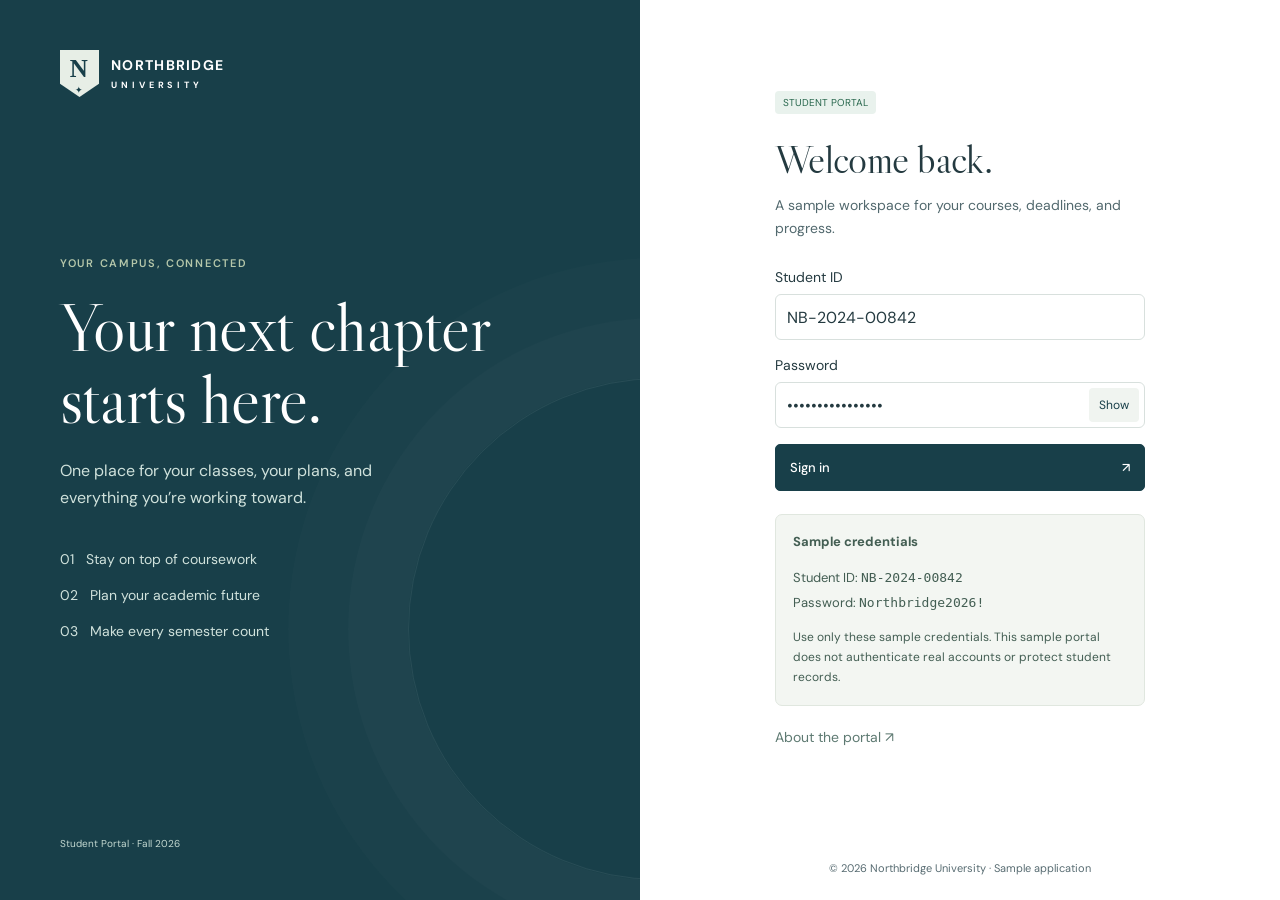
<file: index.html>
<!doctype html>
<html lang="en"><head><meta charset="UTF-8"><meta name="viewport" content="width=device-width,initial-scale=1"><meta name="theme-color" content="#183c46"><meta name="description" content="Your campus, connected. A complete interactive university student portal."><title>Northbridge • Student Portal</title><link rel="stylesheet" href="style.css?v=20261018b"><link rel="stylesheet" href="account.css?v=20261018"></head>
<body><a class="skip-link" href="#app">Skip to main content</a><aside id="sidebar"><a class="brand" href="#dashboard"><span class="crest">N<span>✦</span></span><span>NORTHBRIDGE<small>UNIVERSITY</small></span></a><div class="portal-label">STUDENT PORTAL</div><nav id="nav"></nav><div class="side-bottom"><span class="status-dot"></span> Fall semester 2026<small>Aug 24 – Dec 18</small><button class="help" id="help">ⓘ &nbsp; Student support ↗</button><div class="side-user"><span class="avatar">AM</span><div>Alex Morgan<small>Undergraduate · Year 3</small></div></div></div></aside><div class="main-shell"><header><div class="breadcrumb"><button id="menu" aria-label="Toggle navigation" aria-expanded="false" aria-controls="sidebar">☰</button>My campus <span>/</span> <b id="crumb">Dashboard</b></div><div class="top-actions"><span class="term">Fall 2026 <span class="status-dot"></span></span><button class="bell" id="bell" aria-label="View announcements">♧<i></i></button><span class="avatar small">AM</span></div></header><div class="demo-strip">Student workspace · Sample academic records <a href="#about">About this data</a></div><main id="app" tabindex="-1"></main><footer><span>© 2026 Northbridge University</span><span>Student portal · Sample student records</span></footer></div><dialog id="modal"><div id="modal-body"></div></dialog><div id="toast" role="status"></div><script src="account.js?v=20261018c"></script><script src="app.js?v=20261018c"></script></body></html>
</file>
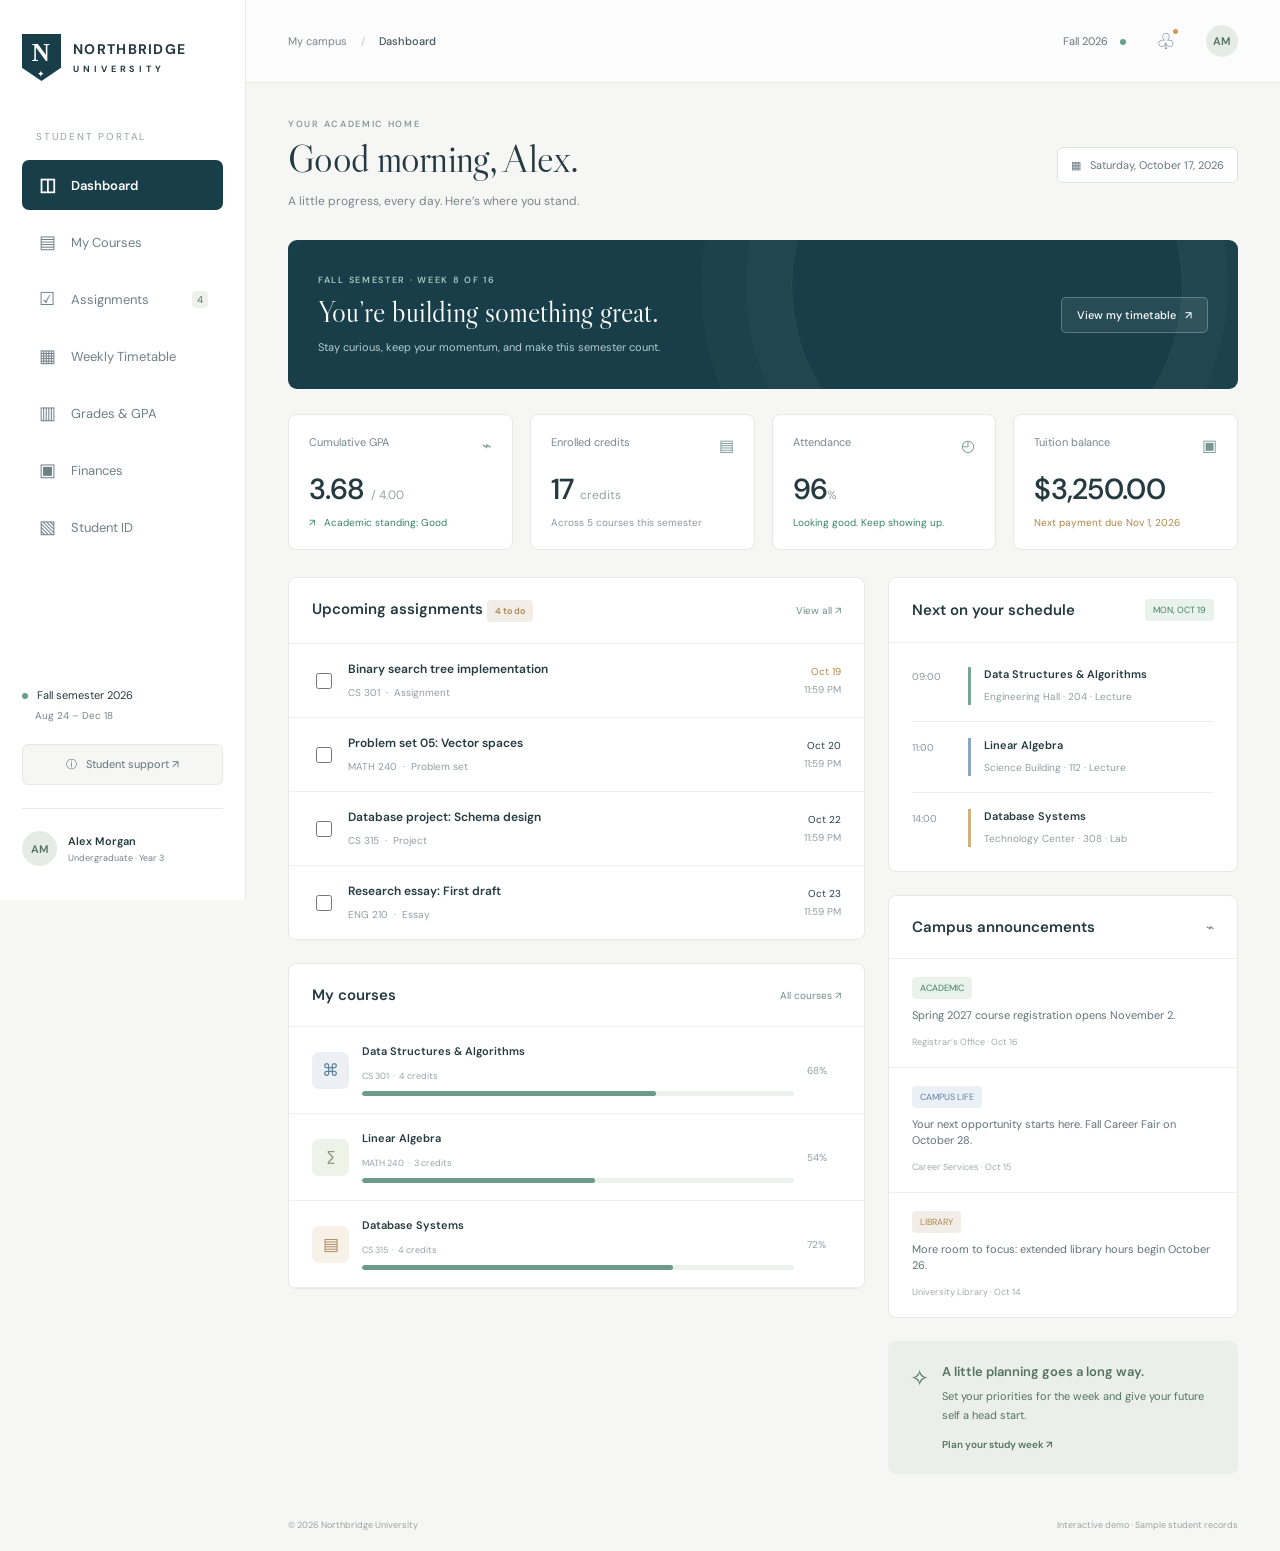
<file: university-student-portal/index.html>
<!doctype html>
<html lang="en"><head><meta charset="UTF-8"><meta name="viewport" content="width=device-width,initial-scale=1"><meta name="theme-color" content="#183c46"><meta name="description" content="Your campus, connected. A complete interactive university student portal."><title>Northbridge • Student Portal</title><link rel="stylesheet" href="style.css"></head>
<body><aside id="sidebar"><a class="brand" href="#dashboard"><span class="crest">N<span>✦</span></span><span>NORTHBRIDGE<small>UNIVERSITY</small></span></a><div class="portal-label">STUDENT PORTAL</div><nav id="nav"></nav><div class="side-bottom"><span class="status-dot"></span> Fall semester 2026<small>Aug 24 – Dec 18</small><button class="help" id="help">ⓘ &nbsp; Student support ↗</button><div class="side-user"><span class="avatar">AM</span><div>Alex Morgan<small>Undergraduate · Year 3</small></div></div></div></aside><div class="main-shell"><header><div class="breadcrumb"><button id="menu" aria-label="Toggle navigation">☰</button>My campus <span>/</span> <b id="crumb">Dashboard</b></div><div class="top-actions"><span class="term">Fall 2026 <span class="status-dot"></span></span><button class="bell" id="bell" aria-label="View announcements">♧<i></i></button><span class="avatar small">AM</span></div></header><main id="app"></main><footer><span>© 2026 Northbridge University</span><span>Interactive demo · Sample student records</span></footer></div><dialog id="modal"><div id="modal-body"></div></dialog><div id="toast" role="status"></div><script src="app.js"></script></body></html>
</file>
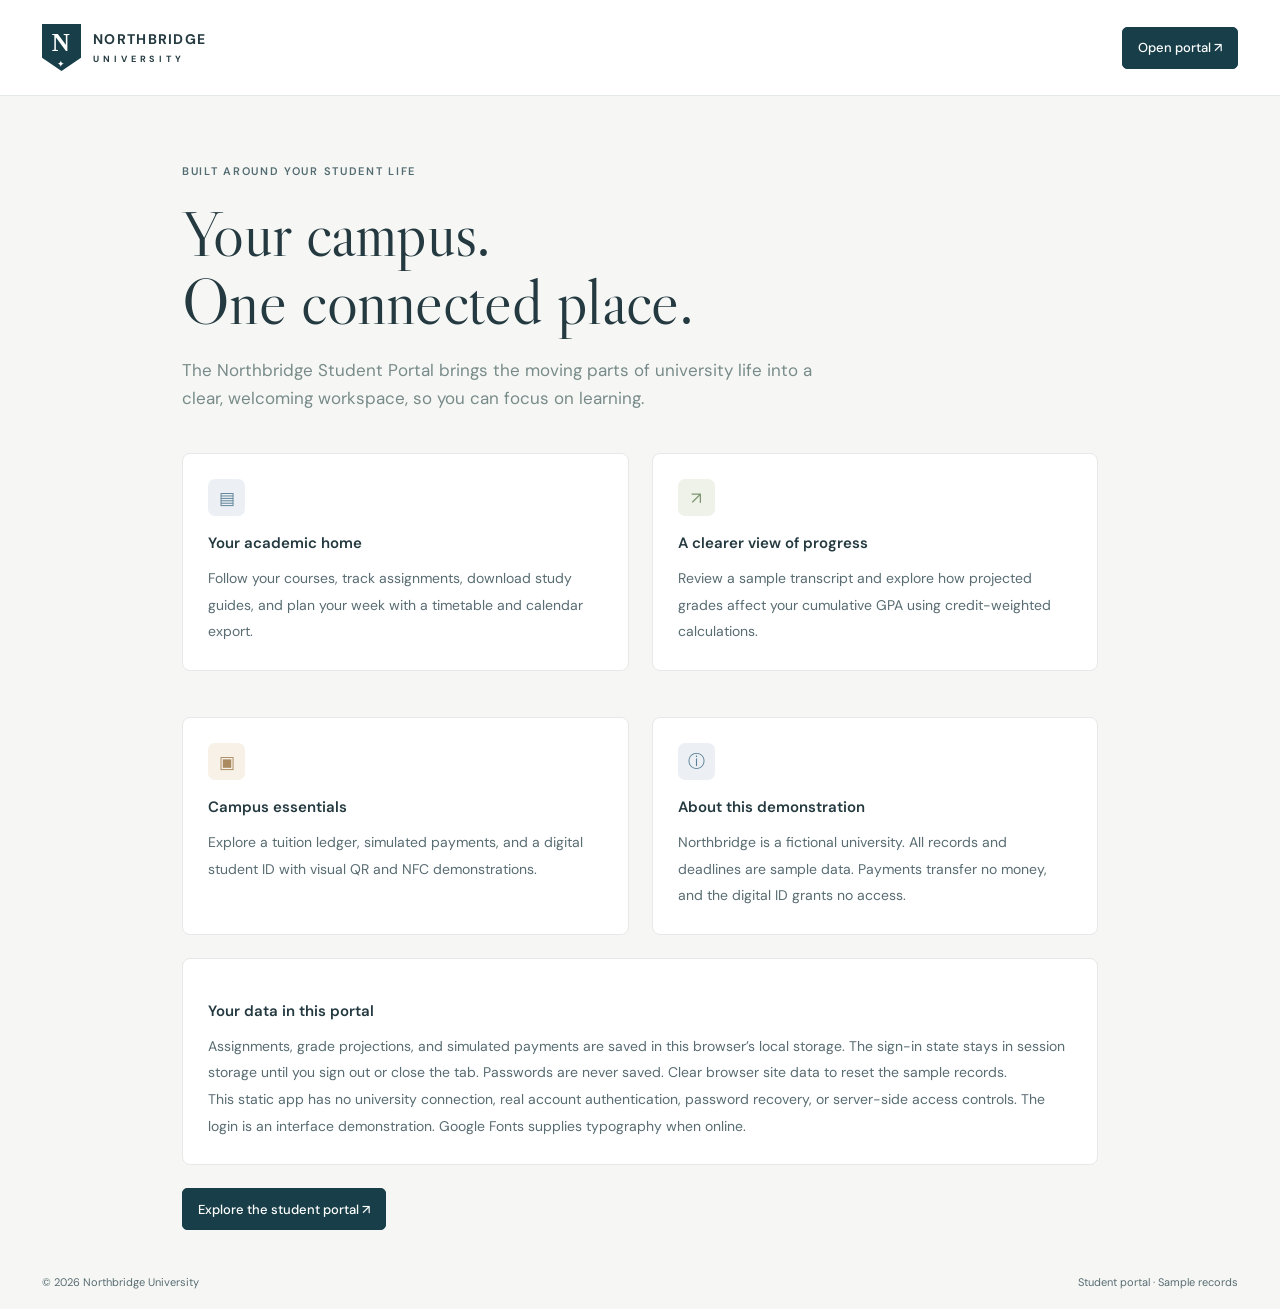
<file: about.html>
<!doctype html>
<html lang="en"><head><meta charset="utf-8"><meta name="viewport" content="width=device-width,initial-scale=1"><title>About • Northbridge Student Portal</title><link rel="stylesheet" href="style.css?v=20261018"><link rel="stylesheet" href="account.css?v=20261018"></head><body><header class="public-header"><a href="login.html" class="brand"><span class="crest">N<span>✦</span></span><span>NORTHBRIDGE<small>UNIVERSITY</small></span></a><a class="btn primary" href="index.html">Open portal ↗</a></header><main class="about-public"><span class="eyebrow">BUILT AROUND YOUR STUDENT LIFE</span><h1>Your campus.<br>One connected place.</h1><p class="about-intro">The Northbridge Student Portal brings the moving parts of university life into a clear, welcoming workspace, so you can focus on learning.</p><div class="course-grid"><section class="card padded"><span class="course-icon">▤</span><h2>Your academic home</h2><p class="subtext">Follow your courses, track assignments, download study guides, and plan your week with a timetable and calendar export.</p></section><section class="card padded"><span class="course-icon sage">↗</span><h2>A clearer view of progress</h2><p class="subtext">Review a sample transcript and explore how projected grades affect your cumulative GPA using credit-weighted calculations.</p></section><section class="card padded"><span class="course-icon sand">▣</span><h2>Campus essentials</h2><p class="subtext">Explore a tuition ledger, simulated payments, and a digital student ID with visual QR and NFC demonstrations.</p></section><section class="card padded"><span class="course-icon">ⓘ</span><h2>About this demonstration</h2><p class="subtext">Northbridge is a fictional university. All records and deadlines are sample data. Payments transfer no money, and the digital ID grants no access.</p></section></div><section class="card padded"><h2>Your data in this portal</h2><p class="subtext">Assignments, grade projections, and simulated payments are saved in this browser’s local storage. The sign-in state stays in session storage until you sign out or close the tab. Passwords are never saved. Clear browser site data to reset the sample records.</p><p class="subtext">This static app has no university connection, real account authentication, password recovery, or server-side access controls. The login is an interface demonstration. Google Fonts supplies typography when online.</p></section><a class="btn primary" href="login.html">Explore the student portal ↗</a></main><footer><span>© 2026 Northbridge University</span><span>Student portal · Sample records</span></footer></body></html>
</file>
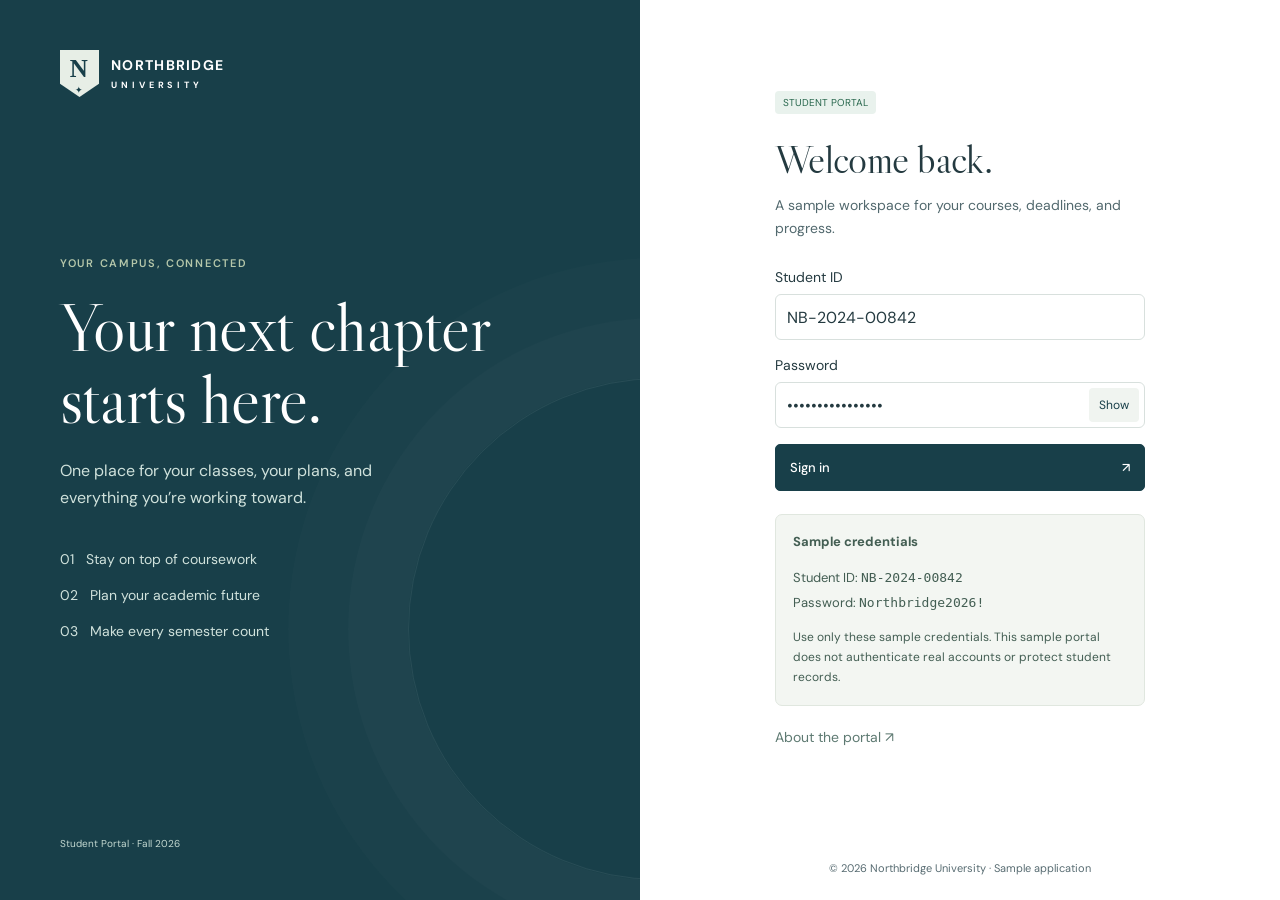
<file: login.html>
<!doctype html>
<html lang="en"><head><meta charset="utf-8"><meta name="viewport" content="width=device-width,initial-scale=1"><meta name="theme-color" content="#183f49"><title>Sign in • Northbridge</title><link rel="stylesheet" href="style.css?v=20261018"><link rel="stylesheet" href="account.css?v=20261018"></head><body class="login-page"><div class="login-layout"><section class="login-story"><a class="brand" href="login.html"><span class="crest">N<span>✦</span></span><span>NORTHBRIDGE<small>UNIVERSITY</small></span></a><div><div class="eyebrow">YOUR CAMPUS, CONNECTED</div><h1>Your next chapter<br>starts here.</h1><p>One place for your classes, your plans, and everything you’re working toward.</p><div class="login-highlights"><span>01 &nbsp; Stay on top of coursework</span><span>02 &nbsp; Plan your academic future</span><span>03 &nbsp; Make every semester count</span></div></div><small>Student Portal · Fall 2026</small></section><main class="login-panel"><div class="login-box"><span class="badge green">STUDENT PORTAL</span><h1>Welcome back.</h1><p class="subtext">A sample workspace for your courses, deadlines, and progress.</p><a href="#login-form" class="skip-link">Skip to sign-in</a><form id="login-form" class="form-grid" style="margin-top:28px"><label>Student ID<input id="student-id" name="student" value="NB-2024-00842" autocomplete="off" required aria-describedby="demo-help"></label><label>Password<div class="password-wrap"><input id="demo-password" type="password" name="password" autocomplete="off" value="Northbridge2026!" required><button type="button" id="show-password" aria-label="Show password" aria-pressed="false">Show</button></div></label><p id="login-error" class="login-error" role="alert" hidden></p><button class="btn primary login-submit" type="submit">Sign in <span>↗</span></button></form><div class="demo-credentials" id="demo-help"><strong>Sample credentials</strong><p>Student ID: <code>NB-2024-00842</code><br>Password: <code>Northbridge2026!</code></p><small>Use only these sample credentials. This sample portal does not authenticate real accounts or protect student records.</small></div><a class="about-link" href="about.html">About the portal ↗</a><p id="login-note" class="subtext" role="status"></p></div><div class="login-footer">© 2026 Northbridge University · Sample application</div></main></div><script src="account.js?v=20261018c"></script></body></html>
</file>
<file: style.css>
@import url('https://fonts.googleapis.com/css2?family=DM+Sans:wght@400;450;500;550;600;650;700&family=Libre+Caslon+Display&display=swap');
:root{--ink:#243a40;--muted:#78848b;--teal:#183f49;--line:#e5e9e8;--bg:#f6f7f5;--green:#35836b;--gold:#cc9a4f}*{box-sizing:border-box}body{margin:0;color:var(--ink);background:var(--bg);font:14px 'DM Sans',Arial,sans-serif}button,input,select{font:inherit}button,a{ -webkit-tap-highlight-color:transparent}button{cursor:pointer}a{color:inherit;text-decoration:none}aside{width:246px;position:fixed;inset:0 auto 0 0;background:#fff;border-right:1px solid var(--line);display:flex;flex-direction:column;padding:34px 22px;z-index:20}.brand{display:flex;gap:12px;align-items:center;font-size:14px;letter-spacing:1.3px;font-weight:700}.brand small{display:block;font-size:9px;letter-spacing:3.9px;margin-top:5px}.crest{background:var(--teal);color:#fff;clip-path:polygon(0 0,100% 0,100% 72%,50% 100%,0 72%);width:39px;height:47px;display:grid;text-align:center;padding-top:5px;font:bold 25px Georgia}.crest span{font:9px Arial;display:block}.portal-label{font-size:10px;letter-spacing:1.8px;color:#99a1a3;margin:49px 14px 17px}nav{display:grid;gap:7px}.nav-item{padding:13px 15px;border-radius:7px;display:flex;align-items:center;gap:14px;font-size:13px;color:#708087}.nav-item .icon{font-size:18px;width:20px;text-align:center}.nav-item.active{background:var(--teal);color:#fff;font-weight:600}.nav-item:hover:not(.active){background:#f1f5f3}.nav-item .count{margin-left:auto;border-radius:4px;background:#eef1ee;font-size:10px;padding:2px 5px;color:#61716c}.side-bottom{margin-top:auto;padding-top:30px;font-size:11px}.status-dot{display:inline-block;width:6px;height:6px;border-radius:50%;background:#62a18b;margin-right:6px}.side-bottom>small{display:block;color:var(--muted);margin:7px 0 22px 13px;font-size:10px}.help{background:#f6f7f5;border:1px solid var(--line);padding:12px;border-radius:6px;color:#61737b;width:100%;font-size:11px}.side-user{border-top:1px solid var(--line);padding-top:22px;margin-top:23px;display:flex;gap:11px;align-items:center;font-weight:600}.side-user small{display:block;font-size:9px;color:var(--muted);font-weight:400;margin-top:4px}.avatar{display:inline-grid;place-items:center;width:35px;height:35px;border-radius:50%;background:#e5ece6;color:#527260;font-size:11px;font-weight:600}.avatar.small{width:32px;height:32px}.main-shell{margin-left:246px}header{height:83px;border-bottom:1px solid var(--line);background:#ffffffb0;display:flex;align-items:center;justify-content:space-between;padding:0 42px}.breadcrumb{font-size:11px;color:var(--muted);display:flex;gap:14px;align-items:center}.breadcrumb b{color:#42555d;font-weight:500}.breadcrumb span{color:#c1c6c8}.top-actions{display:flex;align-items:center;gap:24px}.term{font-size:11px;color:#68767b}.term .status-dot{margin:0 0 0 9px}.bell{background:none;border:0;font-size:22px;color:#708087;position:relative}.bell i{position:absolute;width:5px;height:5px;background:var(--gold);border-radius:50%;top:3px;right:4px}#menu{display:none}main{max-width:1500px;margin:auto;padding:35px 42px 25px}h1{font-family:'Libre Caslon Display',Georgia,serif;font-weight:400;font-size:39px;letter-spacing:-.7px;margin:4px 0 9px}h2{font-size:15px;font-weight:600;margin:0}h3{font-size:13px;font-weight:600;margin:0 0 7px}p{line-height:1.7}.page-heading{display:flex;justify-content:space-between;align-items:center;margin-bottom:29px}.eyebrow{font-size:9px;letter-spacing:1.7px;color:#8d9a9c;font-weight:600}.subtext{color:var(--muted);font-size:12px;margin:0}.date-chip{padding:10px 13px;border:1px solid #dde3e0;border-radius:6px;font-size:11px;background:#fff;color:#687980}.welcome{background:var(--teal);color:white;border-radius:9px;position:relative;overflow:hidden;padding:28px 30px;display:flex;align-items:center;justify-content:space-between;margin-bottom:25px;min-height:149px}.welcome:after{content:'';position:absolute;right:55px;top:-150px;width:390px;height:390px;border:1px solid #ffffff13;border-radius:50%;box-shadow:0 0 0 45px #ffffff06,0 0 0 90px #ffffff04;pointer-events:none}.welcome h2{font:29px 'Libre Caslon Display',Georgia;margin:8px 0}.welcome p{font-size:11px;color:#b5cbd0;margin:0}.welcome .eyebrow{color:#a1c5bf}.welcome button{z-index:1;background:#ffffff12;color:#fff;border:1px solid #ffffff40}.btn{border:1px solid var(--line);border-radius:5px;padding:10px 15px;background:white;color:var(--ink);font-size:11px;font-weight:500;display:inline-flex;align-items:center;gap:9px}.btn.primary{color:#fff;background:var(--teal);border-color:var(--teal)}.btn:hover{filter:brightness(.94)}.stats{display:grid;grid-template-columns:repeat(4,1fr);gap:17px;margin-bottom:27px}.stat{border:1px solid var(--line);border-radius:8px;background:white;padding:20px}.stat-top{display:flex;justify-content:space-between;color:#78878a;font-size:11px}.stat-icon{font-size:16px;color:#789790}.stat-value{font-size:29px;letter-spacing:-.7px;font-weight:550;margin:14px 0 8px}.stat-value small{font-size:12px;font-weight:400;color:#98a1a3;letter-spacing:0}.stat-note{font-size:10px;color:#8d989e}.good{color:var(--green)}.amber{color:#b18543}.dashboard-grid{display:grid;grid-template-columns:minmax(0,1.65fr) minmax(270px,1fr);gap:23px}.card{background:white;border:1px solid var(--line);border-radius:8px;overflow:hidden;margin-bottom:23px}.card-head{display:flex;align-items:center;justify-content:space-between;padding:21px 23px;border-bottom:1px solid #edf0ed}.card-head .text-link{font-size:10px;color:#6f8c85}.badge{font-size:9px;padding:5px 8px;border-radius:4px;background:#f2eee7;color:#ad8850;display:inline-block}.badge.green{background:#e9f2ed;color:#408267}.badge.blue{background:#eaf0f6;color:#6281a1}.badge.red{background:#faedeb;color:#b86d64}.task-row{display:flex;gap:13px;align-items:center;padding:17px 23px;border-bottom:1px solid #eff1ef}.task-row:last-child{border-bottom:0}.task-row input{accent-color:var(--teal);width:16px;height:16px;flex-shrink:0;cursor:pointer}.task-row .task-info{flex:1;min-width:0}.task-row h3{font-size:12px;margin-bottom:5px}.task-row small{font-size:10px;color:#939da3}.task-row.done h3{text-decoration:line-through;color:#94a09d}.due{font-size:10px;text-align:right;min-width:65px}.due small{display:block;margin-top:5px}.progress{height:5px;background:#edf1ee;border-radius:5px;overflow:hidden}.progress span{display:block;height:100%;background:#6e9a8c;border-radius:5px}.course-mini{padding:17px 23px;display:grid;grid-template-columns:37px 1fr 34px;gap:13px;align-items:center;border-bottom:1px solid #eff1ef}.course-icon{width:37px;height:37px;display:grid;place-items:center;border-radius:7px;color:#5c8196;background:#ecf0f5;font-size:17px}.course-icon.sage{color:#7e9671;background:#eff2e9}.course-icon.sand{color:#ab8a60;background:#f7f1e7}.course-mini h3{font-size:11px;margin-bottom:7px}.course-mini small{color:#9aa4a6;font-size:9px}.course-mini .progress{margin-top:8px}.course-mini .percent{font-size:10px;color:#929f9f}.schedule-body{padding:8px 23px}.schedule-row{display:flex;gap:16px;padding:16px 0;border-bottom:1px solid #edf0ed}.schedule-row:last-child{border:0}.schedule-time{font-size:10px;color:#8b969b;width:40px;padding-top:3px}.schedule-info{padding-left:13px;border-left:3px solid #78a594}.schedule-info h3{font-size:11px}.schedule-info p{margin:0;color:#919da0;font-size:10px}.schedule-info.blue{border-color:#8aa6c0}.schedule-info.gold{border-color:#d2b27c}.notice{padding:18px 23px;border-bottom:1px solid #edf0ed}.notice:last-child{border:0}.notice p{font-size:11px;margin:8px 0 7px;color:#617279;line-height:1.5}.notice small{color:#a2abaa;font-size:9px}.study-callout{background:#eaf0e9;padding:22px;border-radius:8px;display:flex;gap:13px;color:#567361}.study-callout p{font-size:11px;margin:7px 0 10px;line-height:1.7}.study-callout .text-link{font-size:10px;font-weight:600}footer{display:flex;justify-content:space-between;max-width:1500px;margin:auto;padding:20px 42px;color:#9aa3a3;font-size:9px}.course-grid{display:grid;grid-template-columns:repeat(2,minmax(0,1fr));gap:23px}.course-card{padding:25px}.course-card h2{font-size:20px;margin:18px 0 7px}.course-meta{color:var(--muted);font-size:11px;line-height:1.8;margin:15px 0}.course-card .progress{margin:10px 0 20px}.toolbar{display:flex;gap:9px;margin-bottom:20px;flex-wrap:wrap}.filter{border:1px solid var(--line);background:#fff;padding:8px 16px;border-radius:5px;font-size:11px;color:#78898b}.filter.active{background:var(--teal);color:white}.empty{padding:45px;text-align:center;color:var(--muted)}table{border-collapse:collapse;width:100%;font-size:12px}th,td{text-align:left;padding:17px 22px;border-bottom:1px solid var(--line)}th{font-size:10px;letter-spacing:.5px;color:#8b969c;background:#fafbf9;font-weight:500}.table-wrap{overflow:auto}td select{border:1px solid var(--line);border-radius:5px;padding:7px;background:#fff;color:var(--ink)}.two-col{display:grid;grid-template-columns:1.5fr 1fr;gap:24px}.padded{padding:25px}.big-number{font-size:55px;letter-spacing:-2px;margin:15px 0}.sim-result{background:#eff4f0;border:1px solid #dae5dc;border-radius:8px;padding:24px;text-align:center;margin-top:20px}.week{display:grid;grid-template-columns:repeat(5,minmax(150px,1fr));gap:12px;min-width:830px}.day{padding:15px;background:#fff;border:1px solid var(--line);border-radius:7px;min-height:360px}.day-title{font-size:12px;border-bottom:1px solid var(--line);padding-bottom:15px;margin-bottom:15px}.class-block{background:#edf3ef;border-left:3px solid #729d8a;padding:13px 10px;border-radius:4px;margin:12px 0}.class-block h3{font-size:11px;margin-top:8px;line-height:1.6}.class-block small{font-size:9px;color:#7f9590}.class-block.blue{background:#edf2f7;border-color:#819db8}.class-block.gold{background:#f7f2e8;border-color:#c4a36b}.student-id{background:var(--teal);color:#fff;border-radius:15px;max-width:480px;padding:30px;position:relative;overflow:hidden;box-shadow:0 15px 40px #183f491a}.student-id .brand{font-size:12px}.id-person{display:flex;gap:22px;align-items:center;margin:30px 0}.portrait{width:85px;height:100px;background:#d9e3df;color:#5c7c70;display:grid;place-items:center;font:35px Georgia;border-radius:7px}.id-person h2{font:30px Georgia}.id-person small{color:#aec7c8;display:block;margin-top:8px}.id-bottom{display:flex;justify-content:space-between;align-items:end;font-size:10px;color:#b4cbcc}.qr{width:92px;height:92px;background:white;display:grid;grid-template-columns:repeat(17,1fr);padding:6px;gap:0}.qr i{background:var(--teal)}.qr i.off{background:#fff}.id-controls{display:flex;gap:10px;margin:22px 0}.form-grid{display:grid;gap:16px}.form-grid label{display:grid;gap:8px;font-size:12px}.form-grid input,.form-grid select{padding:11px;border:1px solid #d8e0dd;border-radius:6px;width:100%;background:white;color:var(--ink)}dialog{border:1px solid var(--line);border-radius:12px;padding:27px;width:min(460px,90vw);color:var(--ink)}dialog::backdrop{background:#15323e70;backdrop-filter:blur(4px)}dialog h2{font:29px Georgia;margin-bottom:12px}.modal-top{display:flex;justify-content:space-between;align-items:start}.close{border:0;background:#f0f3f0;border-radius:50%;width:27px;height:27px}.form-actions{display:flex;justify-content:end;gap:10px;margin-top:8px}#toast{position:fixed;bottom:25px;left:50%;transform:translateX(-50%);background:var(--teal);color:#fff;border-radius:7px;padding:13px 22px;box-shadow:0 5px 20px #0002;z-index:100;opacity:0;pointer-events:none;transition:opacity .2s;font-size:12px}#toast.show{opacity:1}.balance-banner{display:flex;justify-content:space-between;align-items:center}.muted{color:var(--muted)}.mobile-only{display:none}button:focus-visible,a:focus-visible,input:focus-visible,select:focus-visible{outline:3px solid #b79a62;outline-offset:3px}
@media(min-width:1550px){main{padding-top:43px}.welcome{min-height:175px}.stats{margin-bottom:30px}.task-row{padding-top:21px;padding-bottom:21px}}@media(max-width:1150px){aside{width:210px;padding:30px 15px}.main-shell{margin-left:210px}main{padding:30px 25px}header{padding:0 25px}.stats{gap:10px}.stat{padding:16px}.dashboard-grid{grid-template-columns:1.4fr 1fr;gap:16px}.two-col{grid-template-columns:1fr}}@media(max-width:850px){aside{transform:translateX(-100%);transition:transform .2s;width:246px;box-shadow:10px 0 30px #0001}aside.open{transform:translateX(0)}.main-shell{margin-left:0}#menu{display:block;background:none;border:0;color:var(--teal);padding:0 10px 0 0;font-size:19px}header{height:68px}.dashboard-grid{grid-template-columns:1fr}.stats{grid-template-columns:repeat(2,1fr)}.welcome{padding:24px}.welcome button{white-space:nowrap}.course-grid{grid-template-columns:1fr}.page-heading{gap:15px}.date-chip{display:none}footer{padding:20px 25px}.two-col{grid-template-columns:1fr}}@media(max-width:480px){main{padding:25px 16px}header{padding:0 16px}.top-actions{gap:12px}.term{display:none}h1{font-size:34px}.welcome{display:block}.welcome button{margin-top:18px}.welcome h2{font-size:26px}.stat-value{font-size:26px}.card-head,.task-row{padding-left:17px;padding-right:17px}.due{min-width:55px}.course-grid{gap:0}.page-heading .btn{padding:10px}.student-id{padding:21px}.id-person h2{font-size:23px}footer{gap:20px;font-size:8px}}
/* Readable text, clear actions, and coursework-first dashboard. */
:root{--muted:#586c72}.subtext{font-size:14px;line-height:1.65;color:#586c72}.eyebrow{font-size:11px;color:#536b71}.stat-top{font-size:13px;color:#536b71}.stat-note{font-size:12px;color:#586c72}.stat-value small{color:#586c72}.stat-note.good,.good{color:#246750}.amber,.stat-note.amber{color:#865a1d}.card-head .text-link,.text-link{font-size:12px;color:#335f57}.task-row h3{font-size:14px;line-height:1.45}.task-row small,.due{font-size:12px;color:#586c72}.task-row.done h3{color:#63716d}.course-mini h3{font-size:13px}.course-mini small,.course-mini .percent{font-size:12px;color:#586c72}.course-meta{font-size:13px}.schedule-info h3{font-size:13px;line-height:1.5}.schedule-time,.schedule-info p{font-size:12px;color:#586c72}.notice p{font-size:13px}.notice small{font-size:11px;color:#586c72}.badge{font-size:10px}.badge.green{color:#28674d}.badge.blue{color:#3f6184}.btn,.filter{font-size:13px;min-height:42px}.nav-item{font-size:14px}.day-title{font-size:14px}.class-block h3{font-size:13px}.class-block small{font-size:12px;color:#4a645c}.class-block.blue small{color:#4e657d}.class-block.gold small{color:#755e3d}.study-callout p{font-size:13px}.demo-strip{padding:10px 42px;background:#edf2ed;color:#466157;font-size:12px;display:flex;justify-content:space-between;gap:16px}.demo-strip a{text-decoration:underline;text-underline-offset:3px}.focus-panel{display:grid;grid-template-columns:1fr 1fr;gap:0;background:var(--teal);border-radius:9px;padding:24px 0;margin-bottom:24px;color:#fff}.focus-panel>div{padding:0 25px;min-width:0}.focus-panel>div+div{border-left:1px solid #ffffff40}.focus-panel .eyebrow{color:#c4d9d1}.focus-panel h2{font:23px 'Libre Caslon Display',Georgia,serif;line-height:1.25;margin:10px 0}.focus-panel p{color:#d6e4df;font-size:13px;margin:8px 0 14px;line-height:1.6}.focus-panel a{color:#fff;font-size:13px;text-decoration:underline;text-underline-offset:4px;padding:8px 0;display:inline-block}.skip-link{position:fixed;top:10px;left:15px;transform:translateY(-180%);background:var(--teal);color:#fff;padding:13px 20px;border-radius:5px;z-index:100}.skip-link:focus{transform:none}.task-row input{width:21px;height:21px}.card-head{gap:12px}.due{min-width:90px}.task-info h3{overflow-wrap:anywhere}.card-head h2{line-height:1.5}main{padding-top:26px}.page-heading{margin-bottom:22px}h1{font-size:36px}.stats .stat{padding:17px}.stat-value{margin:10px 0 7px}.side-bottom>small,.side-user small{color:#586c72}.help{font-size:12px}.breadcrumb{font-size:12px}.term{font-size:12px}footer{font-size:11px;color:#586c72}.table-wrap{scrollbar-width:thin}.week{min-width:0}.day{padding:12px}.class-block{padding:12px 8px}
@media(max-width:1150px){.week{grid-template-columns:repeat(3,minmax(0,1fr))}.day{min-height:0}}@media(max-width:850px){.demo-strip{padding:10px 25px}.week{grid-template-columns:repeat(2,minmax(0,1fr))}.focus-panel h2{font-size:22px}.focus-panel>div{padding:0 20px}.stats{gap:12px}}@media(max-width:650px){.focus-panel{grid-template-columns:1fr;padding:17px 20px}.focus-panel>div{padding:0}.focus-panel>div+div{border-left:0;border-top:1px solid #ffffff40;margin-top:14px;padding-top:15px}.focus-panel h2{font:600 18px 'DM Sans',Arial,sans-serif;margin:7px 0}.focus-panel p{margin:5px 0}.focus-panel a{padding:5px 0}.week{grid-template-columns:1fr}.day{padding:17px}.day-title{margin-bottom:9px}.class-block{margin:9px 0}.class-block small{line-height:1.8}.stats{grid-template-columns:repeat(2,minmax(0,1fr))}.stat-top{font-size:12px}.stat-value{font-size:26px}.stat-value small{font-size:11px}.stat-note{font-size:11px;line-height:1.6}.stat-icon{display:none}.task-row{gap:10px;padding:17px}.task-row h3{font-size:13px}.due{min-width:75px;font-size:12px}.due small{font-size:11px}.demo-strip{padding:10px 16px;font-size:11px}.demo-strip a{white-space:nowrap}.page-heading h1{font-size:31px}.side-bottom{padding-top:16px}.side-user{margin-top:15px;padding-top:15px}.portal-label{margin-top:28px}.study-callout{padding:18px}.stats .stat{padding:14px}.nav-item{min-height:44px}header{position:sticky;top:0;z-index:10;background:#fff}.schedule-body{padding:8px 18px}}@media(prefers-reduced-motion:reduce){*,*::before,*::after{scroll-behavior:auto!important;transition:none!important}}

@media(max-width:480px){.breadcrumb{font-size:0;gap:8px}.breadcrumb>span{display:none}.breadcrumb #crumb{font-size:12px}.breadcrumb #menu{font-size:19px;padding-right:6px}.top-actions{gap:10px}.top-actions .avatar{display:none}.signout{white-space:nowrap;min-height:40px}.demo-strip{font-size:10px;gap:8px}}
</file>
<file: account.css>
.login-page{background:#fff}.login-layout{display:grid;grid-template-columns:1fr 1fr;min-height:100vh}.login-story{background:var(--teal);color:#fff;padding:50px 60px;display:flex;flex-direction:column;justify-content:space-between;position:relative;overflow:hidden}.login-story:after{content:'';position:absolute;width:500px;height:500px;border:1px solid #ffffff12;border-radius:50%;right:-270px;bottom:20px;box-shadow:0 0 0 60px #ffffff04,0 0 0 120px #ffffff03;pointer-events:none}.login-story .crest{background:#e7eee6;color:var(--teal)}.login-story h1{font-size:68px;line-height:1.05;margin:22px 0}.login-story p{color:#b8cfce;font-size:15px;max-width:350px}.login-story .eyebrow{color:#b5c7aa}.login-highlights{display:grid;gap:18px;margin:38px 0;color:#bcd0ca;font-size:12px}.login-story>small{color:#9ebbb9;font-size:10px}.login-panel{padding:60px 50px 25px;display:flex;flex-direction:column;justify-content:center;align-items:center;max-width:none;margin:0}.login-box{max-width:370px;width:100%;margin:auto}.login-box h1{font-size:44px;margin:20px 0 10px}.password-wrap{position:relative}.password-wrap input{padding-right:65px}.password-wrap button{position:absolute;right:6px;top:6px;border:0;background:#f0f4f0;color:var(--teal);padding:7px 10px;border-radius:4px;font-size:10px}.login-submit{justify-content:space-between;padding:14px}.demo-credentials{background:#f3f6f2;border:1px solid #e0e7df;border-radius:7px;padding:17px;margin-top:23px;font-size:11px;color:#647770}.demo-credentials p{line-height:1.9}.demo-credentials small{font-size:10px;line-height:1.7;display:block}.about-link{display:inline-block;margin:23px 0;color:#5e7a72;font-size:12px}.login-footer{font-size:9px;color:#97a4a1;margin-top:35px}.login-error{color:#ad5147;background:#fff0ee;padding:10px;border-radius:5px;font-size:11px;margin:0}.public-header{height:96px;background:#fff}.about-public{max-width:1000px;padding-top:65px}.about-public>h1{font-size:65px;line-height:1.05;margin:20px 0}.about-intro{font-size:17px;color:#788b89;max-width:660px;margin-bottom:40px}.about-public .card h2{margin:17px 0 12px}.about-public .card p{line-height:1.9}.signout{font-size:10px;padding:7px 10px}.about-in-app p{max-width:800px}.about-in-app h2{margin-bottom:12px}@media(max-width:850px){.login-story{padding:35px}.login-story h1{font-size:50px}.login-panel{padding:35px 25px}}@media(max-width:650px){.login-layout{grid-template-columns:1fr}.login-story{min-height:260px;padding:25px}.login-story h1{font-size:37px;margin:20px 0 10px}.login-story p,.login-highlights,.login-story>small{display:none}.login-panel{min-height:620px}.about-public>h1{font-size:45px}.public-header{padding:0 20px}.public-header .brand{font-size:11px}.public-header .btn{font-size:10px}}
.login-box .subtext{color:#52696e}.login-panel .form-grid label{font-size:14px}.form-grid input,.form-grid select{font-size:16px;min-height:46px}.password-wrap button{min-height:34px;font-size:12px}.demo-credentials{font-size:13px;color:#435e53;line-height:1.6}.demo-credentials small{font-size:12px;line-height:1.65}.demo-credentials code{overflow-wrap:anywhere}.about-link{font-size:14px;min-height:44px;padding:12px 0;margin:10px 0}.login-footer{font-size:11px;color:#586c72}.login-error{font-size:13px}.login-submit{min-height:46px}.login-box h1{font-size:40px}.login-panel{padding-top:35px}.login-story p{font-size:16px;color:#d0e2dc}.login-highlights{font-size:14px;color:#d0e2dc}.signout{font-size:12px;min-height:40px}.login-story>small{color:#c4d9d1}@media(max-width:650px){.login-story{min-height:0;padding:20px 24px;display:block}.login-story>div{display:none}.login-story .brand{font-size:12px}.login-story .crest{width:31px;height:38px;font-size:20px}.login-story .brand small{font-size:8px}.login-panel{min-height:0;padding:28px 24px 18px;display:block}.login-box{max-width:420px;margin:0 auto}.login-box h1{font-size:35px;margin:16px 0 8px}.login-box .form-grid{margin-top:20px!important;gap:14px}.demo-credentials{padding:14px;margin-top:18px}.demo-credentials p{margin:8px 0}.login-footer{margin-top:14px;text-align:center}.login-box .subtext{font-size:14px}.login-submit{padding:12px 15px}.public-header .btn{font-size:12px}}
</file>
<file: university-student-portal/style.css>
@import url('https://fonts.googleapis.com/css2?family=DM+Sans:wght@400;450;500;550;600;650;700&family=Libre+Caslon+Display&display=swap');
:root{--ink:#243a40;--muted:#78848b;--teal:#183f49;--line:#e5e9e8;--bg:#f6f7f5;--green:#35836b;--gold:#cc9a4f}*{box-sizing:border-box}body{margin:0;color:var(--ink);background:var(--bg);font:14px 'DM Sans',Arial,sans-serif}button,input,select{font:inherit}button,a{ -webkit-tap-highlight-color:transparent}button{cursor:pointer}a{color:inherit;text-decoration:none}aside{width:246px;position:fixed;inset:0 auto 0 0;background:#fff;border-right:1px solid var(--line);display:flex;flex-direction:column;padding:34px 22px;z-index:20}.brand{display:flex;gap:12px;align-items:center;font-size:14px;letter-spacing:1.3px;font-weight:700}.brand small{display:block;font-size:9px;letter-spacing:3.9px;margin-top:5px}.crest{background:var(--teal);color:#fff;clip-path:polygon(0 0,100% 0,100% 72%,50% 100%,0 72%);width:39px;height:47px;display:grid;text-align:center;padding-top:5px;font:bold 25px Georgia}.crest span{font:9px Arial;display:block}.portal-label{font-size:10px;letter-spacing:1.8px;color:#99a1a3;margin:49px 14px 17px}nav{display:grid;gap:7px}.nav-item{padding:13px 15px;border-radius:7px;display:flex;align-items:center;gap:14px;font-size:13px;color:#708087}.nav-item .icon{font-size:18px;width:20px;text-align:center}.nav-item.active{background:var(--teal);color:#fff;font-weight:600}.nav-item:hover:not(.active){background:#f1f5f3}.nav-item .count{margin-left:auto;border-radius:4px;background:#eef1ee;font-size:10px;padding:2px 5px;color:#61716c}.side-bottom{margin-top:auto;padding-top:30px;font-size:11px}.status-dot{display:inline-block;width:6px;height:6px;border-radius:50%;background:#62a18b;margin-right:6px}.side-bottom>small{display:block;color:var(--muted);margin:7px 0 22px 13px;font-size:10px}.help{background:#f6f7f5;border:1px solid var(--line);padding:12px;border-radius:6px;color:#61737b;width:100%;font-size:11px}.side-user{border-top:1px solid var(--line);padding-top:22px;margin-top:23px;display:flex;gap:11px;align-items:center;font-weight:600}.side-user small{display:block;font-size:9px;color:var(--muted);font-weight:400;margin-top:4px}.avatar{display:inline-grid;place-items:center;width:35px;height:35px;border-radius:50%;background:#e5ece6;color:#527260;font-size:11px;font-weight:600}.avatar.small{width:32px;height:32px}.main-shell{margin-left:246px}header{height:83px;border-bottom:1px solid var(--line);background:#ffffffb0;display:flex;align-items:center;justify-content:space-between;padding:0 42px}.breadcrumb{font-size:11px;color:var(--muted);display:flex;gap:14px;align-items:center}.breadcrumb b{color:#42555d;font-weight:500}.breadcrumb span{color:#c1c6c8}.top-actions{display:flex;align-items:center;gap:24px}.term{font-size:11px;color:#68767b}.term .status-dot{margin:0 0 0 9px}.bell{background:none;border:0;font-size:22px;color:#708087;position:relative}.bell i{position:absolute;width:5px;height:5px;background:var(--gold);border-radius:50%;top:3px;right:4px}#menu{display:none}main{max-width:1500px;margin:auto;padding:35px 42px 25px}h1{font-family:'Libre Caslon Display',Georgia,serif;font-weight:400;font-size:39px;letter-spacing:-.7px;margin:4px 0 9px}h2{font-size:15px;font-weight:600;margin:0}h3{font-size:13px;font-weight:600;margin:0 0 7px}p{line-height:1.7}.page-heading{display:flex;justify-content:space-between;align-items:center;margin-bottom:29px}.eyebrow{font-size:9px;letter-spacing:1.7px;color:#8d9a9c;font-weight:600}.subtext{color:var(--muted);font-size:12px;margin:0}.date-chip{padding:10px 13px;border:1px solid #dde3e0;border-radius:6px;font-size:11px;background:#fff;color:#687980}.welcome{background:var(--teal);color:white;border-radius:9px;position:relative;overflow:hidden;padding:28px 30px;display:flex;align-items:center;justify-content:space-between;margin-bottom:25px;min-height:149px}.welcome:after{content:'';position:absolute;right:55px;top:-150px;width:390px;height:390px;border:1px solid #ffffff13;border-radius:50%;box-shadow:0 0 0 45px #ffffff06,0 0 0 90px #ffffff04;pointer-events:none}.welcome h2{font:29px 'Libre Caslon Display',Georgia;margin:8px 0}.welcome p{font-size:11px;color:#b5cbd0;margin:0}.welcome .eyebrow{color:#a1c5bf}.welcome button{z-index:1;background:#ffffff12;color:#fff;border:1px solid #ffffff40}.btn{border:1px solid var(--line);border-radius:5px;padding:10px 15px;background:white;color:var(--ink);font-size:11px;font-weight:500;display:inline-flex;align-items:center;gap:9px}.btn.primary{color:#fff;background:var(--teal);border-color:var(--teal)}.btn:hover{filter:brightness(.94)}.stats{display:grid;grid-template-columns:repeat(4,1fr);gap:17px;margin-bottom:27px}.stat{border:1px solid var(--line);border-radius:8px;background:white;padding:20px}.stat-top{display:flex;justify-content:space-between;color:#78878a;font-size:11px}.stat-icon{font-size:16px;color:#789790}.stat-value{font-size:29px;letter-spacing:-.7px;font-weight:550;margin:14px 0 8px}.stat-value small{font-size:12px;font-weight:400;color:#98a1a3;letter-spacing:0}.stat-note{font-size:10px;color:#8d989e}.good{color:var(--green)}.amber{color:#b18543}.dashboard-grid{display:grid;grid-template-columns:minmax(0,1.65fr) minmax(270px,1fr);gap:23px}.card{background:white;border:1px solid var(--line);border-radius:8px;overflow:hidden;margin-bottom:23px}.card-head{display:flex;align-items:center;justify-content:space-between;padding:21px 23px;border-bottom:1px solid #edf0ed}.card-head .text-link{font-size:10px;color:#6f8c85}.badge{font-size:9px;padding:5px 8px;border-radius:4px;background:#f2eee7;color:#ad8850;display:inline-block}.badge.green{background:#e9f2ed;color:#408267}.badge.blue{background:#eaf0f6;color:#6281a1}.badge.red{background:#faedeb;color:#b86d64}.task-row{display:flex;gap:13px;align-items:center;padding:17px 23px;border-bottom:1px solid #eff1ef}.task-row:last-child{border-bottom:0}.task-row input{accent-color:var(--teal);width:16px;height:16px;flex-shrink:0;cursor:pointer}.task-row .task-info{flex:1;min-width:0}.task-row h3{font-size:12px;margin-bottom:5px}.task-row small{font-size:10px;color:#939da3}.task-row.done h3{text-decoration:line-through;color:#94a09d}.due{font-size:10px;text-align:right;min-width:65px}.due small{display:block;margin-top:5px}.progress{height:5px;background:#edf1ee;border-radius:5px;overflow:hidden}.progress span{display:block;height:100%;background:#6e9a8c;border-radius:5px}.course-mini{padding:17px 23px;display:grid;grid-template-columns:37px 1fr 34px;gap:13px;align-items:center;border-bottom:1px solid #eff1ef}.course-icon{width:37px;height:37px;display:grid;place-items:center;border-radius:7px;color:#5c8196;background:#ecf0f5;font-size:17px}.course-icon.sage{color:#7e9671;background:#eff2e9}.course-icon.sand{color:#ab8a60;background:#f7f1e7}.course-mini h3{font-size:11px;margin-bottom:7px}.course-mini small{color:#9aa4a6;font-size:9px}.course-mini .progress{margin-top:8px}.course-mini .percent{font-size:10px;color:#929f9f}.schedule-body{padding:8px 23px}.schedule-row{display:flex;gap:16px;padding:16px 0;border-bottom:1px solid #edf0ed}.schedule-row:last-child{border:0}.schedule-time{font-size:10px;color:#8b969b;width:40px;padding-top:3px}.schedule-info{padding-left:13px;border-left:3px solid #78a594}.schedule-info h3{font-size:11px}.schedule-info p{margin:0;color:#919da0;font-size:10px}.schedule-info.blue{border-color:#8aa6c0}.schedule-info.gold{border-color:#d2b27c}.notice{padding:18px 23px;border-bottom:1px solid #edf0ed}.notice:last-child{border:0}.notice p{font-size:11px;margin:8px 0 7px;color:#617279;line-height:1.5}.notice small{color:#a2abaa;font-size:9px}.study-callout{background:#eaf0e9;padding:22px;border-radius:8px;display:flex;gap:13px;color:#567361}.study-callout p{font-size:11px;margin:7px 0 10px;line-height:1.7}.study-callout .text-link{font-size:10px;font-weight:600}footer{display:flex;justify-content:space-between;max-width:1500px;margin:auto;padding:20px 42px;color:#9aa3a3;font-size:9px}.course-grid{display:grid;grid-template-columns:repeat(2,minmax(0,1fr));gap:23px}.course-card{padding:25px}.course-card h2{font-size:20px;margin:18px 0 7px}.course-meta{color:var(--muted);font-size:11px;line-height:1.8;margin:15px 0}.course-card .progress{margin:10px 0 20px}.toolbar{display:flex;gap:9px;margin-bottom:20px;flex-wrap:wrap}.filter{border:1px solid var(--line);background:#fff;padding:8px 16px;border-radius:5px;font-size:11px;color:#78898b}.filter.active{background:var(--teal);color:white}.empty{padding:45px;text-align:center;color:var(--muted)}table{border-collapse:collapse;width:100%;font-size:12px}th,td{text-align:left;padding:17px 22px;border-bottom:1px solid var(--line)}th{font-size:10px;letter-spacing:.5px;color:#8b969c;background:#fafbf9;font-weight:500}.table-wrap{overflow:auto}td select{border:1px solid var(--line);border-radius:5px;padding:7px;background:#fff;color:var(--ink)}.two-col{display:grid;grid-template-columns:1.5fr 1fr;gap:24px}.padded{padding:25px}.big-number{font-size:55px;letter-spacing:-2px;margin:15px 0}.sim-result{background:#eff4f0;border:1px solid #dae5dc;border-radius:8px;padding:24px;text-align:center;margin-top:20px}.week{display:grid;grid-template-columns:repeat(5,minmax(150px,1fr));gap:12px;min-width:830px}.day{padding:15px;background:#fff;border:1px solid var(--line);border-radius:7px;min-height:360px}.day-title{font-size:12px;border-bottom:1px solid var(--line);padding-bottom:15px;margin-bottom:15px}.class-block{background:#edf3ef;border-left:3px solid #729d8a;padding:13px 10px;border-radius:4px;margin:12px 0}.class-block h3{font-size:11px;margin-top:8px;line-height:1.6}.class-block small{font-size:9px;color:#7f9590}.class-block.blue{background:#edf2f7;border-color:#819db8}.class-block.gold{background:#f7f2e8;border-color:#c4a36b}.student-id{background:var(--teal);color:#fff;border-radius:15px;max-width:480px;padding:30px;position:relative;overflow:hidden;box-shadow:0 15px 40px #183f491a}.student-id .brand{font-size:12px}.id-person{display:flex;gap:22px;align-items:center;margin:30px 0}.portrait{width:85px;height:100px;background:#d9e3df;color:#5c7c70;display:grid;place-items:center;font:35px Georgia;border-radius:7px}.id-person h2{font:30px Georgia}.id-person small{color:#aec7c8;display:block;margin-top:8px}.id-bottom{display:flex;justify-content:space-between;align-items:end;font-size:10px;color:#b4cbcc}.qr{width:92px;height:92px;background:white;display:grid;grid-template-columns:repeat(17,1fr);padding:6px;gap:0}.qr i{background:var(--teal)}.qr i.off{background:#fff}.id-controls{display:flex;gap:10px;margin:22px 0}.form-grid{display:grid;gap:16px}.form-grid label{display:grid;gap:8px;font-size:12px}.form-grid input,.form-grid select{padding:11px;border:1px solid #d8e0dd;border-radius:6px;width:100%;background:white;color:var(--ink)}dialog{border:1px solid var(--line);border-radius:12px;padding:27px;width:min(460px,90vw);color:var(--ink)}dialog::backdrop{background:#15323e70;backdrop-filter:blur(4px)}dialog h2{font:29px Georgia;margin-bottom:12px}.modal-top{display:flex;justify-content:space-between;align-items:start}.close{border:0;background:#f0f3f0;border-radius:50%;width:27px;height:27px}.form-actions{display:flex;justify-content:end;gap:10px;margin-top:8px}#toast{position:fixed;bottom:25px;left:50%;transform:translateX(-50%);background:var(--teal);color:#fff;border-radius:7px;padding:13px 22px;box-shadow:0 5px 20px #0002;z-index:100;opacity:0;pointer-events:none;transition:opacity .2s;font-size:12px}#toast.show{opacity:1}.balance-banner{display:flex;justify-content:space-between;align-items:center}.muted{color:var(--muted)}.mobile-only{display:none}button:focus-visible,a:focus-visible,input:focus-visible,select:focus-visible{outline:3px solid #b79a62;outline-offset:3px}
@media(min-width:1550px){main{padding-top:43px}.welcome{min-height:175px}.stats{margin-bottom:30px}.task-row{padding-top:21px;padding-bottom:21px}}@media(max-width:1150px){aside{width:210px;padding:30px 15px}.main-shell{margin-left:210px}main{padding:30px 25px}header{padding:0 25px}.stats{gap:10px}.stat{padding:16px}.dashboard-grid{grid-template-columns:1.4fr 1fr;gap:16px}.two-col{grid-template-columns:1fr}}@media(max-width:850px){aside{transform:translateX(-100%);transition:transform .2s;width:246px;box-shadow:10px 0 30px #0001}aside.open{transform:translateX(0)}.main-shell{margin-left:0}#menu{display:block;background:none;border:0;color:var(--teal);padding:0 10px 0 0;font-size:19px}header{height:68px}.dashboard-grid{grid-template-columns:1fr}.stats{grid-template-columns:repeat(2,1fr)}.welcome{padding:24px}.welcome button{white-space:nowrap}.course-grid{grid-template-columns:1fr}.page-heading{gap:15px}.date-chip{display:none}footer{padding:20px 25px}.two-col{grid-template-columns:1fr}}@media(max-width:480px){main{padding:25px 16px}header{padding:0 16px}.top-actions{gap:12px}.term{display:none}h1{font-size:34px}.welcome{display:block}.welcome button{margin-top:18px}.welcome h2{font-size:26px}.stat-value{font-size:26px}.card-head,.task-row{padding-left:17px;padding-right:17px}.due{min-width:55px}.course-grid{gap:0}.page-heading .btn{padding:10px}.student-id{padding:21px}.id-person h2{font-size:23px}footer{gap:20px;font-size:8px}}
</file>
